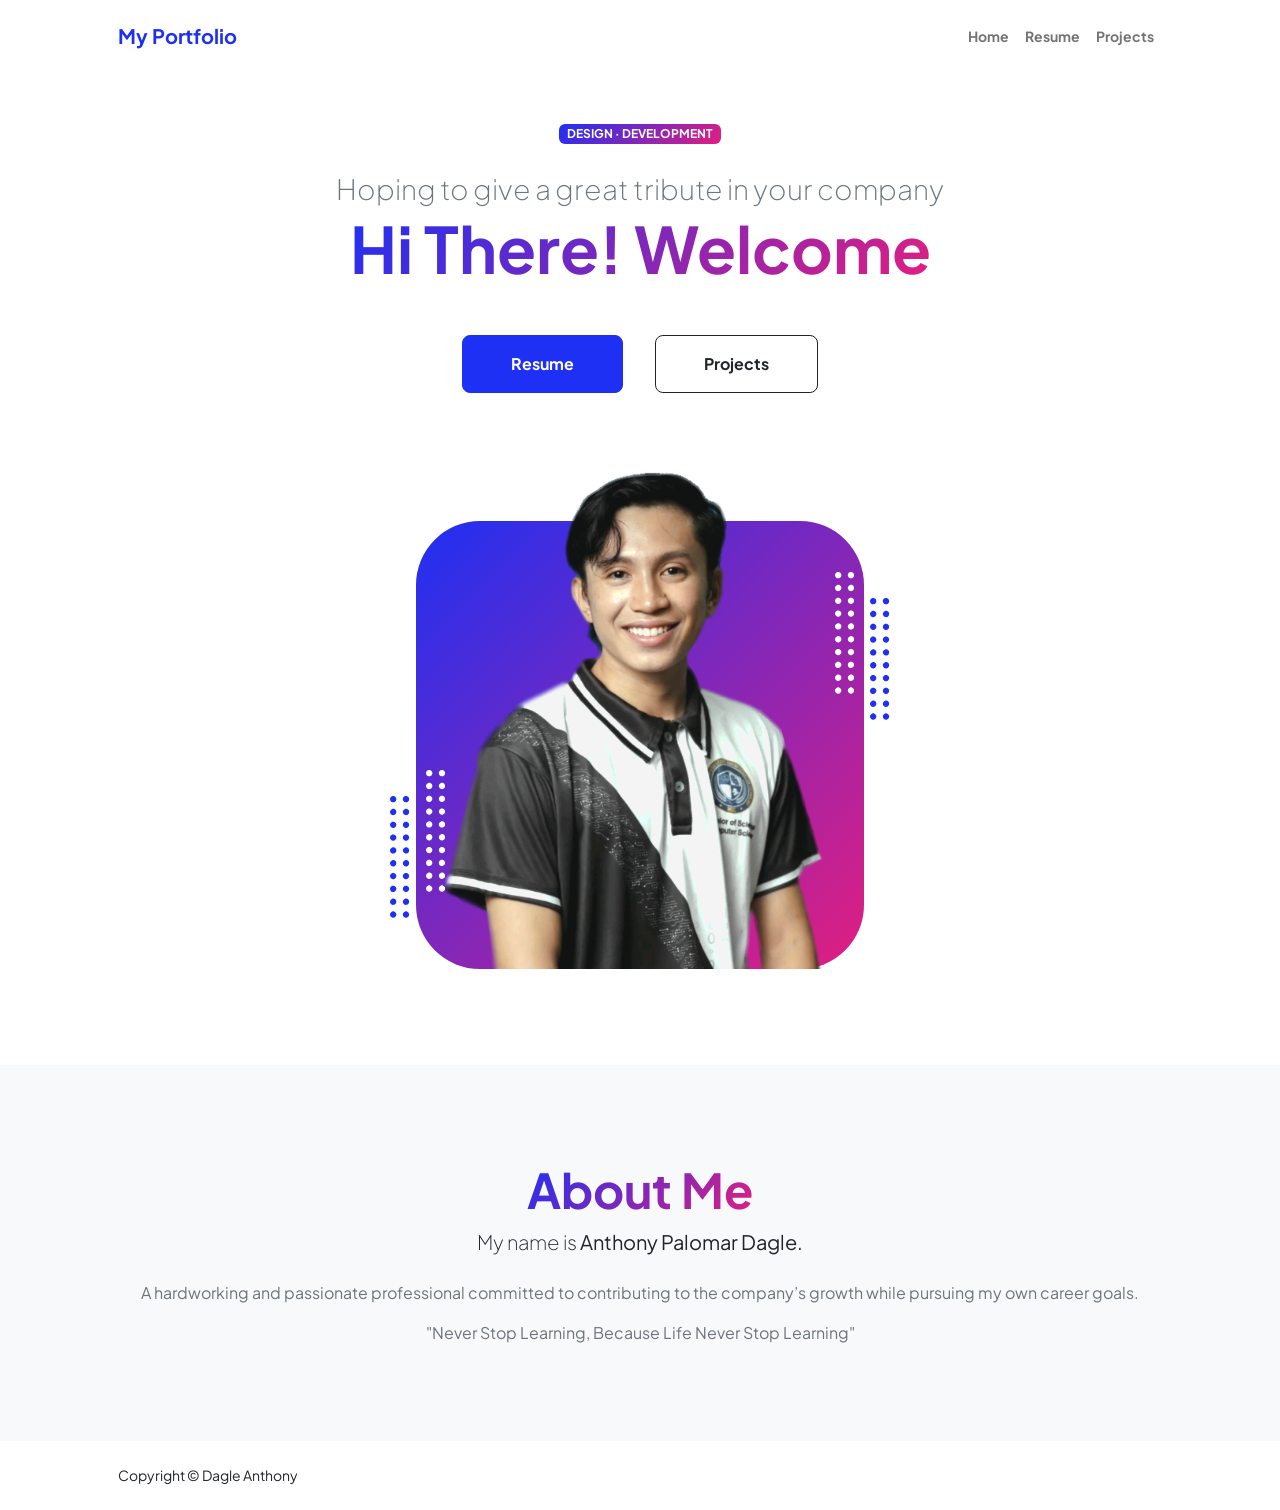
<file: index.html>
<!DOCTYPE html>
<html lang="en">
    <head>
        <meta charset="utf-8" />
        <meta name="viewport" content="width=device-width, initial-scale=1, shrink-to-fit=no" />
        <meta name="description" content="" />
        <meta name="author" content="" />
        <title>Dagle Anthony's Portfolio</title>
        <!-- Favicon-->
        <link rel="icon" type="image/x-icon" href="assets/favicon.ico" />
        <!-- Custom Google font-->
        <link rel="preconnect" href="https://fonts.googleapis.com" />
        <link rel="preconnect" href="https://fonts.gstatic.com" crossorigin />
        <link href="https://fonts.googleapis.com/css2?family=Plus+Jakarta+Sans:wght@100;200;300;400;500;600;700;800;900&amp;display=swap" rel="stylesheet" />
        <!-- Bootstrap icons-->
        <link href="https://cdn.jsdelivr.net/npm/bootstrap-icons@1.8.1/font/bootstrap-icons.css" rel="stylesheet" />
        <!-- Core theme CSS (includes Bootstrap)-->
        <link href="css/styles.css" rel="stylesheet" />
    </head>
    <body class="d-flex flex-column h-100">
        <main class="flex-shrink-0">
            <!-- Navigation-->
            <nav class="navbar navbar-expand-lg navbar-light bg-white py-3">
                <div class="container px-5">
                    <a class="navbar-brand" href="index.html"><span class="fw-bolder text-primary">My Portfolio</span></a>
                    <button class="navbar-toggler" type="button" data-bs-toggle="collapse" data-bs-target="#navbarSupportedContent" aria-controls="navbarSupportedContent" aria-expanded="false" aria-label="Toggle navigation"><span class="navbar-toggler-icon"></span></button>
                    <div class="collapse navbar-collapse" id="navbarSupportedContent">
                        <ul class="navbar-nav ms-auto mb-2 mb-lg-0 small fw-bolder">
                            <li class="nav-item"><a class="nav-link" href="index.html">Home</a></li>
                            <li class="nav-item"><a class="nav-link" href="resume.html">Resume</a></li>
                            <li class="nav-item"><a class="nav-link" href="projects.html">Projects</a></li>
                            <!-- <li class="nav-item"><a class="nav-link" href="contact.html">Contact</a></li> -->
                        </ul>
                    </div>
                </div>
            </nav>
            <!-- Header-->
            <header class="py-5">
                <div class="container px-5 pb-5">
                    <div class="row gx-5 align-items-center">
                        <div class="col-xxl-5">
                            <!-- Header text content-->
                            <div class="text-center text-xxl-start">
                                <div class="badge bg-gradient-primary-to-secondary text-white mb-4"><div class="text-uppercase">Design &middot; Development</div></div>
                                <div class="fs-3 fw-light text-muted">Hoping to give a great tribute in your company</div>
                                <h1 class="display-3 fw-bolder mb-5"><span class="text-gradient d-inline">Hi There! Welcome</span></h1>
                                <div class="d-grid gap-3 d-sm-flex justify-content-sm-center justify-content-xxl-start mb-3">
                                    <a class="btn btn-primary btn-lg px-5 py-3 me-sm-3 fs-6 fw-bolder" href="resume.html">Resume</a>
                                    <a class="btn btn-outline-dark btn-lg px-5 py-3 fs-6 fw-bolder" href="projects.html">Projects</a>
                                </div>
                            </div>
                        </div>
                        <div class="col-xxl-7">
                            <!-- Header profile picture-->
                            <div class="d-flex justify-content-center mt-5 mt-xxl-0">
                                <div class="profile bg-gradient-primary-to-secondary">
                                    <!-- TIP: For best results, use a photo with a transparent background like the demo example below-->
                                    <!-- Watch a tutorial on how to do this on YouTube (link)-->
                                    <img class="profile-img" src="assets/profile.png" alt="..." />
                                    <div class="dots-1">
                                        <!-- SVG Dots-->
                                        <svg version="1.1" xmlns="http://www.w3.org/2000/svg" xmlns:xlink="http://www.w3.org/1999/xlink" x="0px" y="0px" viewBox="0 0 191.6 1215.4" style="enable-background: new 0 0 191.6 1215.4" xml:space="preserve">
                                            <g transform="translate(0.000000,1280.000000) scale(0.100000,-0.100000)">
                                                <path d="M227.7,12788.6c-105-35-200-141-222-248c-43-206,163-412,369-369c155,32,275,190,260,339c-11,105-90,213-190,262        C383.7,12801.6,289.7,12808.6,227.7,12788.6z"></path>
                                                <path d="M1507.7,12788.6c-151-50-253-216-222-362c25-119,136-230,254-255c194-41,395,142,375,339c-11,105-90,213-190,262        C1663.7,12801.6,1569.7,12808.6,1507.7,12788.6z"></path>
                                                <path d="M227.7,11508.6c-105-35-200-141-222-248c-43-206,163-412,369-369c155,32,275,190,260,339c-11,105-90,213-190,262        C383.7,11521.6,289.7,11528.6,227.7,11508.6z"></path>
                                                <path d="M1507.7,11508.6c-151-50-253-216-222-362c25-119,136-230,254-255c194-41,395,142,375,339c-11,105-90,213-190,262        C1663.7,11521.6,1569.7,11528.6,1507.7,11508.6z"></path>
                                                <path d="M227.7,10228.6c-105-35-200-141-222-248c-43-206,163-412,369-369c155,32,275,190,260,339c-11,105-90,213-190,262        C383.7,10241.6,289.7,10248.6,227.7,10228.6z"></path>
                                                <path d="M1507.7,10228.6c-105-35-200-141-222-248c-43-206,163-412,369-369c155,32,275,190,260,339c-11,105-90,213-190,262        C1663.7,10241.6,1569.7,10248.6,1507.7,10228.6z"></path>
                                                <path d="M227.7,8948.6c-105-35-200-141-222-248c-43-206,163-412,369-369c155,32,275,190,260,339c-11,105-90,213-190,262        C383.7,8961.6,289.7,8968.6,227.7,8948.6z"></path>
                                                <path d="M1507.7,8948.6c-105-35-200-141-222-248c-43-206,163-412,369-369c155,32,275,190,260,339c-11,105-90,213-190,262        C1663.7,8961.6,1569.7,8968.6,1507.7,8948.6z"></path>
                                                <path d="M227.7,7668.6c-105-35-200-141-222-248c-43-206,163-412,369-369c155,32,275,190,260,339c-11,105-90,213-190,262        C383.7,7681.6,289.7,7688.6,227.7,7668.6z"></path>
                                                <path d="M1507.7,7668.6c-105-35-200-141-222-248c-43-206,163-412,369-369c155,32,275,190,260,339c-11,105-90,213-190,262        C1663.7,7681.6,1569.7,7688.6,1507.7,7668.6z"></path>
                                                <path d="M227.7,6388.6c-105-35-200-141-222-248c-43-206,163-412,369-369c155,32,275,190,260,339c-11,105-90,213-190,262        C383.7,6401.6,289.7,6408.6,227.7,6388.6z"></path>
                                                <path d="M1507.7,6388.6c-105-35-200-141-222-248c-43-206,163-412,369-369c155,32,275,190,260,339c-11,105-90,213-190,262        C1663.7,6401.6,1569.7,6408.6,1507.7,6388.6z"></path>
                                                <path d="M227.7,5108.6c-105-35-200-141-222-248c-43-206,163-412,369-369c155,32,275,190,260,339c-11,105-90,213-190,262        C383.7,5121.6,289.7,5128.6,227.7,5108.6z"></path>
                                                <path d="M1507.7,5108.6c-105-35-200-141-222-248c-43-206,163-412,369-369c155,32,275,190,260,339c-11,105-90,213-190,262        C1663.7,5121.6,1569.7,5128.6,1507.7,5108.6z"></path>
                                                <path d="M227.7,3828.6c-105-35-200-141-222-248c-43-206,163-412,369-369c155,32,275,190,260,339c-11,105-90,213-190,262        C383.7,3841.6,289.7,3848.6,227.7,3828.6z"></path>
                                                <path d="M1507.7,3828.6c-105-35-200-141-222-248c-43-206,163-412,369-369c155,32,275,190,260,339c-11,105-90,213-190,262        C1663.7,3841.6,1569.7,3848.6,1507.7,3828.6z"></path>
                                                <path d="M227.7,2548.6c-105-35-200-141-222-248c-43-206,163-412,369-369c155,32,275,190,260,339c-11,105-90,213-190,262        C383.7,2561.6,289.7,2568.6,227.7,2548.6z"></path>
                                                <path d="M1507.7,2548.6c-105-35-200-141-222-248c-43-206,163-412,369-369c155,32,275,190,260,339c-11,105-90,213-190,262        C1663.7,2561.6,1569.7,2568.6,1507.7,2548.6z"></path>
                                                <path d="M227.7,1268.6c-105-35-200-141-222-248c-43-206,163-412,369-369c155,32,275,190,260,339c-11,105-90,213-190,262        C383.7,1281.6,289.7,1288.6,227.7,1268.6z"></path>
                                                <path d="M1507.7,1268.6c-105-35-200-141-222-248c-43-206,163-412,369-369c155,32,275,190,260,339c-11,105-90,213-190,262        C1663.7,1281.6,1569.7,1288.6,1507.7,1268.6z"></path>
                                            </g>
                                        </svg>
                                        <!-- END of SVG dots-->
                                    </div>
                                    <div class="dots-2">
                                        <!-- SVG Dots-->
                                        <svg version="1.1" xmlns="http://www.w3.org/2000/svg" xmlns:xlink="http://www.w3.org/1999/xlink" x="0px" y="0px" viewBox="0 0 191.6 1215.4" style="enable-background: new 0 0 191.6 1215.4" xml:space="preserve">
                                            <g transform="translate(0.000000,1280.000000) scale(0.100000,-0.100000)">
                                                <path d="M227.7,12788.6c-105-35-200-141-222-248c-43-206,163-412,369-369c155,32,275,190,260,339c-11,105-90,213-190,262        C383.7,12801.6,289.7,12808.6,227.7,12788.6z"></path>
                                                <path d="M1507.7,12788.6c-151-50-253-216-222-362c25-119,136-230,254-255c194-41,395,142,375,339c-11,105-90,213-190,262        C1663.7,12801.6,1569.7,12808.6,1507.7,12788.6z"></path>
                                                <path d="M227.7,11508.6c-105-35-200-141-222-248c-43-206,163-412,369-369c155,32,275,190,260,339c-11,105-90,213-190,262        C383.7,11521.6,289.7,11528.6,227.7,11508.6z"></path>
                                                <path d="M1507.7,11508.6c-151-50-253-216-222-362c25-119,136-230,254-255c194-41,395,142,375,339c-11,105-90,213-190,262        C1663.7,11521.6,1569.7,11528.6,1507.7,11508.6z"></path>
                                                <path d="M227.7,10228.6c-105-35-200-141-222-248c-43-206,163-412,369-369c155,32,275,190,260,339c-11,105-90,213-190,262        C383.7,10241.6,289.7,10248.6,227.7,10228.6z"></path>
                                                <path d="M1507.7,10228.6c-105-35-200-141-222-248c-43-206,163-412,369-369c155,32,275,190,260,339c-11,105-90,213-190,262        C1663.7,10241.6,1569.7,10248.6,1507.7,10228.6z"></path>
                                                <path d="M227.7,8948.6c-105-35-200-141-222-248c-43-206,163-412,369-369c155,32,275,190,260,339c-11,105-90,213-190,262        C383.7,8961.6,289.7,8968.6,227.7,8948.6z"></path>
                                                <path d="M1507.7,8948.6c-105-35-200-141-222-248c-43-206,163-412,369-369c155,32,275,190,260,339c-11,105-90,213-190,262        C1663.7,8961.6,1569.7,8968.6,1507.7,8948.6z"></path>
                                                <path d="M227.7,7668.6c-105-35-200-141-222-248c-43-206,163-412,369-369c155,32,275,190,260,339c-11,105-90,213-190,262        C383.7,7681.6,289.7,7688.6,227.7,7668.6z"></path>
                                                <path d="M1507.7,7668.6c-105-35-200-141-222-248c-43-206,163-412,369-369c155,32,275,190,260,339c-11,105-90,213-190,262        C1663.7,7681.6,1569.7,7688.6,1507.7,7668.6z"></path>
                                                <path d="M227.7,6388.6c-105-35-200-141-222-248c-43-206,163-412,369-369c155,32,275,190,260,339c-11,105-90,213-190,262        C383.7,6401.6,289.7,6408.6,227.7,6388.6z"></path>
                                                <path d="M1507.7,6388.6c-105-35-200-141-222-248c-43-206,163-412,369-369c155,32,275,190,260,339c-11,105-90,213-190,262        C1663.7,6401.6,1569.7,6408.6,1507.7,6388.6z"></path>
                                                <path d="M227.7,5108.6c-105-35-200-141-222-248c-43-206,163-412,369-369c155,32,275,190,260,339c-11,105-90,213-190,262        C383.7,5121.6,289.7,5128.6,227.7,5108.6z"></path>
                                                <path d="M1507.7,5108.6c-105-35-200-141-222-248c-43-206,163-412,369-369c155,32,275,190,260,339c-11,105-90,213-190,262        C1663.7,5121.6,1569.7,5128.6,1507.7,5108.6z"></path>
                                                <path d="M227.7,3828.6c-105-35-200-141-222-248c-43-206,163-412,369-369c155,32,275,190,260,339c-11,105-90,213-190,262        C383.7,3841.6,289.7,3848.6,227.7,3828.6z"></path>
                                                <path d="M1507.7,3828.6c-105-35-200-141-222-248c-43-206,163-412,369-369c155,32,275,190,260,339c-11,105-90,213-190,262        C1663.7,3841.6,1569.7,3848.6,1507.7,3828.6z"></path>
                                                <path d="M227.7,2548.6c-105-35-200-141-222-248c-43-206,163-412,369-369c155,32,275,190,260,339c-11,105-90,213-190,262        C383.7,2561.6,289.7,2568.6,227.7,2548.6z"></path>
                                                <path d="M1507.7,2548.6c-105-35-200-141-222-248c-43-206,163-412,369-369c155,32,275,190,260,339c-11,105-90,213-190,262        C1663.7,2561.6,1569.7,2568.6,1507.7,2548.6z"></path>
                                                <path d="M227.7,1268.6c-105-35-200-141-222-248c-43-206,163-412,369-369c155,32,275,190,260,339c-11,105-90,213-190,262        C383.7,1281.6,289.7,1288.6,227.7,1268.6z"></path>
                                                <path d="M1507.7,1268.6c-105-35-200-141-222-248c-43-206,163-412,369-369c155,32,275,190,260,339c-11,105-90,213-190,262        C1663.7,1281.6,1569.7,1288.6,1507.7,1268.6z"></path>
                                            </g>
                                        </svg>
                                        <!-- END of SVG dots-->
                                    </div>
                                    <div class="dots-3">
                                        <!-- SVG Dots-->
                                        <svg version="1.1" xmlns="http://www.w3.org/2000/svg" xmlns:xlink="http://www.w3.org/1999/xlink" x="0px" y="0px" viewBox="0 0 191.6 1215.4" style="enable-background: new 0 0 191.6 1215.4" xml:space="preserve">
                                            <g transform="translate(0.000000,1280.000000) scale(0.100000,-0.100000)">
                                                <path d="M227.7,12788.6c-105-35-200-141-222-248c-43-206,163-412,369-369c155,32,275,190,260,339c-11,105-90,213-190,262        C383.7,12801.6,289.7,12808.6,227.7,12788.6z"></path>
                                                <path d="M1507.7,12788.6c-151-50-253-216-222-362c25-119,136-230,254-255c194-41,395,142,375,339c-11,105-90,213-190,262        C1663.7,12801.6,1569.7,12808.6,1507.7,12788.6z"></path>
                                                <path d="M227.7,11508.6c-105-35-200-141-222-248c-43-206,163-412,369-369c155,32,275,190,260,339c-11,105-90,213-190,262        C383.7,11521.6,289.7,11528.6,227.7,11508.6z"></path>
                                                <path d="M1507.7,11508.6c-151-50-253-216-222-362c25-119,136-230,254-255c194-41,395,142,375,339c-11,105-90,213-190,262        C1663.7,11521.6,1569.7,11528.6,1507.7,11508.6z"></path>
                                                <path d="M227.7,10228.6c-105-35-200-141-222-248c-43-206,163-412,369-369c155,32,275,190,260,339c-11,105-90,213-190,262        C383.7,10241.6,289.7,10248.6,227.7,10228.6z"></path>
                                                <path d="M1507.7,10228.6c-105-35-200-141-222-248c-43-206,163-412,369-369c155,32,275,190,260,339c-11,105-90,213-190,262        C1663.7,10241.6,1569.7,10248.6,1507.7,10228.6z"></path>
                                                <path d="M227.7,8948.6c-105-35-200-141-222-248c-43-206,163-412,369-369c155,32,275,190,260,339c-11,105-90,213-190,262        C383.7,8961.6,289.7,8968.6,227.7,8948.6z"></path>
                                                <path d="M1507.7,8948.6c-105-35-200-141-222-248c-43-206,163-412,369-369c155,32,275,190,260,339c-11,105-90,213-190,262        C1663.7,8961.6,1569.7,8968.6,1507.7,8948.6z"></path>
                                                <path d="M227.7,7668.6c-105-35-200-141-222-248c-43-206,163-412,369-369c155,32,275,190,260,339c-11,105-90,213-190,262        C383.7,7681.6,289.7,7688.6,227.7,7668.6z"></path>
                                                <path d="M1507.7,7668.6c-105-35-200-141-222-248c-43-206,163-412,369-369c155,32,275,190,260,339c-11,105-90,213-190,262        C1663.7,7681.6,1569.7,7688.6,1507.7,7668.6z"></path>
                                                <path d="M227.7,6388.6c-105-35-200-141-222-248c-43-206,163-412,369-369c155,32,275,190,260,339c-11,105-90,213-190,262        C383.7,6401.6,289.7,6408.6,227.7,6388.6z"></path>
                                                <path d="M1507.7,6388.6c-105-35-200-141-222-248c-43-206,163-412,369-369c155,32,275,190,260,339c-11,105-90,213-190,262        C1663.7,6401.6,1569.7,6408.6,1507.7,6388.6z"></path>
                                                <path d="M227.7,5108.6c-105-35-200-141-222-248c-43-206,163-412,369-369c155,32,275,190,260,339c-11,105-90,213-190,262        C383.7,5121.6,289.7,5128.6,227.7,5108.6z"></path>
                                                <path d="M1507.7,5108.6c-105-35-200-141-222-248c-43-206,163-412,369-369c155,32,275,190,260,339c-11,105-90,213-190,262        C1663.7,5121.6,1569.7,5128.6,1507.7,5108.6z"></path>
                                                <path d="M227.7,3828.6c-105-35-200-141-222-248c-43-206,163-412,369-369c155,32,275,190,260,339c-11,105-90,213-190,262        C383.7,3841.6,289.7,3848.6,227.7,3828.6z"></path>
                                                <path d="M1507.7,3828.6c-105-35-200-141-222-248c-43-206,163-412,369-369c155,32,275,190,260,339c-11,105-90,213-190,262        C1663.7,3841.6,1569.7,3848.6,1507.7,3828.6z"></path>
                                                <path d="M227.7,2548.6c-105-35-200-141-222-248c-43-206,163-412,369-369c155,32,275,190,260,339c-11,105-90,213-190,262        C383.7,2561.6,289.7,2568.6,227.7,2548.6z"></path>
                                                <path d="M1507.7,2548.6c-105-35-200-141-222-248c-43-206,163-412,369-369c155,32,275,190,260,339c-11,105-90,213-190,262        C1663.7,2561.6,1569.7,2568.6,1507.7,2548.6z"></path>
                                                <path d="M227.7,1268.6c-105-35-200-141-222-248c-43-206,163-412,369-369c155,32,275,190,260,339c-11,105-90,213-190,262        C383.7,1281.6,289.7,1288.6,227.7,1268.6z"></path>
                                                <path d="M1507.7,1268.6c-105-35-200-141-222-248c-43-206,163-412,369-369c155,32,275,190,260,339c-11,105-90,213-190,262        C1663.7,1281.6,1569.7,1288.6,1507.7,1268.6z"></path>
                                            </g>
                                        </svg>
                                        <!-- END of SVG dots-->
                                    </div>
                                    <div class="dots-4">
                                        <!-- SVG Dots-->
                                        <svg version="1.1" xmlns="http://www.w3.org/2000/svg" xmlns:xlink="http://www.w3.org/1999/xlink" x="0px" y="0px" viewBox="0 0 191.6 1215.4" style="enable-background: new 0 0 191.6 1215.4" xml:space="preserve">
                                            <g transform="translate(0.000000,1280.000000) scale(0.100000,-0.100000)">
                                                <path d="M227.7,12788.6c-105-35-200-141-222-248c-43-206,163-412,369-369c155,32,275,190,260,339c-11,105-90,213-190,262        C383.7,12801.6,289.7,12808.6,227.7,12788.6z"></path>
                                                <path d="M1507.7,12788.6c-151-50-253-216-222-362c25-119,136-230,254-255c194-41,395,142,375,339c-11,105-90,213-190,262        C1663.7,12801.6,1569.7,12808.6,1507.7,12788.6z"></path>
                                                <path d="M227.7,11508.6c-105-35-200-141-222-248c-43-206,163-412,369-369c155,32,275,190,260,339c-11,105-90,213-190,262        C383.7,11521.6,289.7,11528.6,227.7,11508.6z"></path>
                                                <path d="M1507.7,11508.6c-151-50-253-216-222-362c25-119,136-230,254-255c194-41,395,142,375,339c-11,105-90,213-190,262        C1663.7,11521.6,1569.7,11528.6,1507.7,11508.6z"></path>
                                                <path d="M227.7,10228.6c-105-35-200-141-222-248c-43-206,163-412,369-369c155,32,275,190,260,339c-11,105-90,213-190,262        C383.7,10241.6,289.7,10248.6,227.7,10228.6z"></path>
                                                <path d="M1507.7,10228.6c-105-35-200-141-222-248c-43-206,163-412,369-369c155,32,275,190,260,339c-11,105-90,213-190,262        C1663.7,10241.6,1569.7,10248.6,1507.7,10228.6z"></path>
                                                <path d="M227.7,8948.6c-105-35-200-141-222-248c-43-206,163-412,369-369c155,32,275,190,260,339c-11,105-90,213-190,262        C383.7,8961.6,289.7,8968.6,227.7,8948.6z"></path>
                                                <path d="M1507.7,8948.6c-105-35-200-141-222-248c-43-206,163-412,369-369c155,32,275,190,260,339c-11,105-90,213-190,262        C1663.7,8961.6,1569.7,8968.6,1507.7,8948.6z"></path>
                                                <path d="M227.7,7668.6c-105-35-200-141-222-248c-43-206,163-412,369-369c155,32,275,190,260,339c-11,105-90,213-190,262        C383.7,7681.6,289.7,7688.6,227.7,7668.6z"></path>
                                                <path d="M1507.7,7668.6c-105-35-200-141-222-248c-43-206,163-412,369-369c155,32,275,190,260,339c-11,105-90,213-190,262        C1663.7,7681.6,1569.7,7688.6,1507.7,7668.6z"></path>
                                                <path d="M227.7,6388.6c-105-35-200-141-222-248c-43-206,163-412,369-369c155,32,275,190,260,339c-11,105-90,213-190,262        C383.7,6401.6,289.7,6408.6,227.7,6388.6z"></path>
                                                <path d="M1507.7,6388.6c-105-35-200-141-222-248c-43-206,163-412,369-369c155,32,275,190,260,339c-11,105-90,213-190,262        C1663.7,6401.6,1569.7,6408.6,1507.7,6388.6z"></path>
                                                <path d="M227.7,5108.6c-105-35-200-141-222-248c-43-206,163-412,369-369c155,32,275,190,260,339c-11,105-90,213-190,262        C383.7,5121.6,289.7,5128.6,227.7,5108.6z"></path>
                                                <path d="M1507.7,5108.6c-105-35-200-141-222-248c-43-206,163-412,369-369c155,32,275,190,260,339c-11,105-90,213-190,262        C1663.7,5121.6,1569.7,5128.6,1507.7,5108.6z"></path>
                                                <path d="M227.7,3828.6c-105-35-200-141-222-248c-43-206,163-412,369-369c155,32,275,190,260,339c-11,105-90,213-190,262        C383.7,3841.6,289.7,3848.6,227.7,3828.6z"></path>
                                                <path d="M1507.7,3828.6c-105-35-200-141-222-248c-43-206,163-412,369-369c155,32,275,190,260,339c-11,105-90,213-190,262        C1663.7,3841.6,1569.7,3848.6,1507.7,3828.6z"></path>
                                                <path d="M227.7,2548.6c-105-35-200-141-222-248c-43-206,163-412,369-369c155,32,275,190,260,339c-11,105-90,213-190,262        C383.7,2561.6,289.7,2568.6,227.7,2548.6z"></path>
                                                <path d="M1507.7,2548.6c-105-35-200-141-222-248c-43-206,163-412,369-369c155,32,275,190,260,339c-11,105-90,213-190,262        C1663.7,2561.6,1569.7,2568.6,1507.7,2548.6z"></path>
                                                <path d="M227.7,1268.6c-105-35-200-141-222-248c-43-206,163-412,369-369c155,32,275,190,260,339c-11,105-90,213-190,262        C383.7,1281.6,289.7,1288.6,227.7,1268.6z"></path>
                                                <path d="M1507.7,1268.6c-105-35-200-141-222-248c-43-206,163-412,369-369c155,32,275,190,260,339c-11,105-90,213-190,262        C1663.7,1281.6,1569.7,1288.6,1507.7,1268.6z"></path>
                                            </g>
                                        </svg>
                                        <!-- END of SVG dots-->
                                    </div>
                                </div>
                            </div>
                        </div>
                    </div>
                </div>
            </header>
            <!-- About Section-->
            <section class="bg-light py-5">
                <div class="container px-5">
                    <div class="row gx-5 justify-content-center">
                        <div class="col-xxl-8">
                            <div class="text-center my-5">
                                <h2 class="display-5 fw-bolder"><span class="text-gradient d-inline">About Me</span></h2>
                                <p class="lead fw-light mb-4">My name is <b>Anthony Palomar Dagle.</b></p>
                                <p class="text-muted">A hardworking and passionate professional committed to contributing to the company’s growth while pursuing my own career goals.</p>
                                <p class="text-muted">"Never Stop Learning, Because Life Never Stop Learning"</p>
                                
                            </div>
                        </div>
                    </div>
                </div>
            </section>
        </main>
        <!-- Footer-->
        <footer class="bg-white py-4 mt-auto">
            <div class="container px-5">
                <div class="row align-items-center justify-content-between flex-column flex-sm-row">
                    <div class="col-auto"><div class="small m-0">Copyright &copy; Dagle Anthony</div></div>
                    <!-- <div class="col-auto">
                        <a class="small" href="#!">Privacy</a>
                        <span class="mx-1">&middot;</span>
                        <a class="small" href="#!">Terms</a>
                        <span class="mx-1">&middot;</span>
                        <a class="small" href="#!">Contact</a>
                    </div>-->
                </div>
            </div>
        </footer>
        <!-- Bootstrap core JS-->
        <script src="https://cdn.jsdelivr.net/npm/bootstrap@5.2.3/dist/js/bootstrap.bundle.min.js"></script>
        <!-- Core theme JS-->
        <script src="js/scripts.js"></script>
    </body>
</html>
</file>
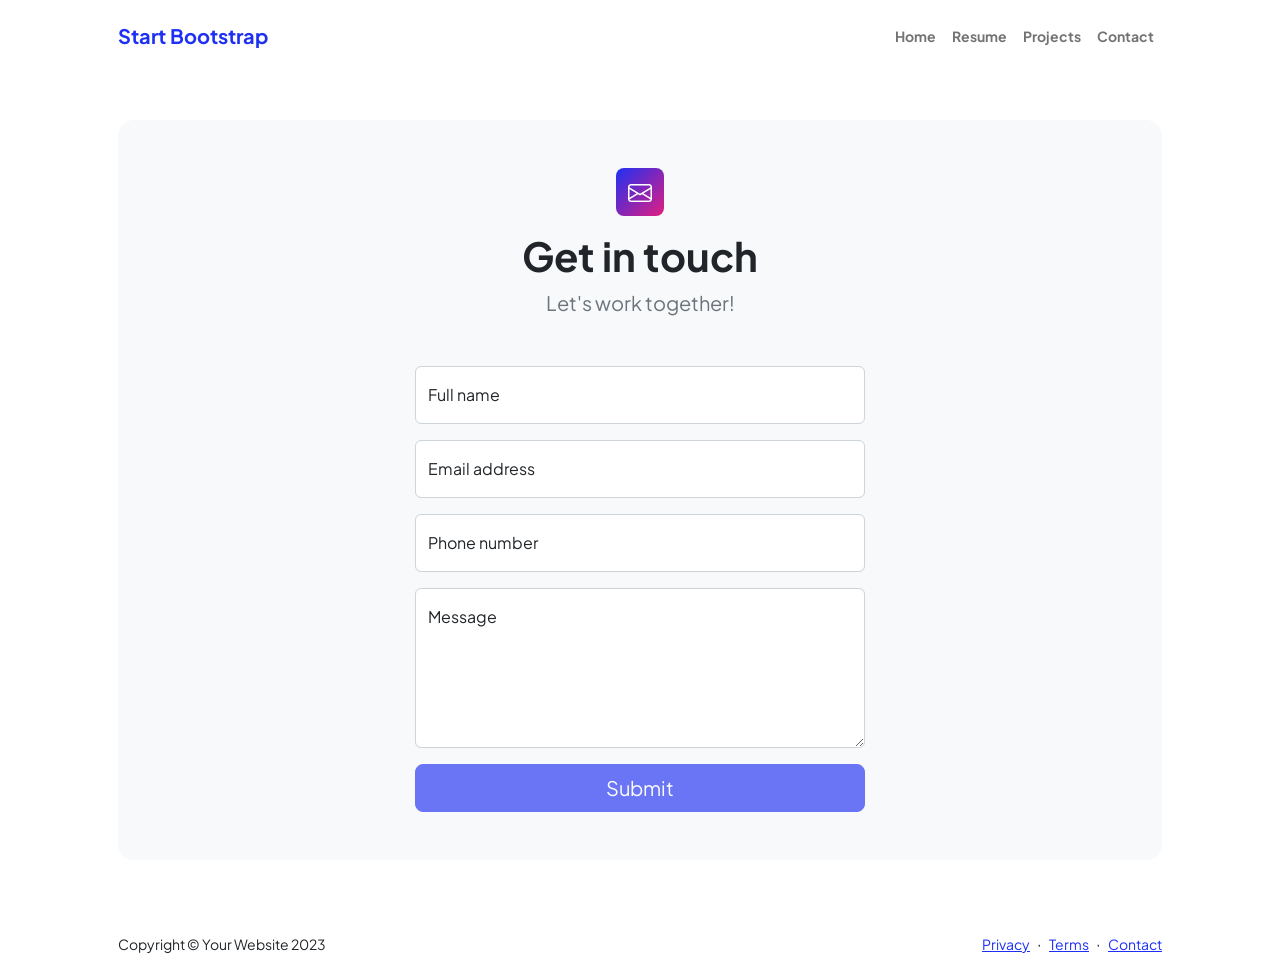
<file: contact.html>
<!DOCTYPE html>
<html lang="en">
    <head>
        <meta charset="utf-8" />
        <meta name="viewport" content="width=device-width, initial-scale=1, shrink-to-fit=no" />
        <meta name="description" content />
        <meta name="author" content />
        <title>Modern Business - Start Bootstrap Template</title>
        <!-- Favicon-->
        <link rel="icon" type="image/x-icon" href="assets/favicon.ico" />
        <!-- Custom Google font-->
        <link rel="preconnect" href="https://fonts.googleapis.com" />
        <link rel="preconnect" href="https://fonts.gstatic.com" crossorigin />
        <link href="https://fonts.googleapis.com/css2?family=Plus+Jakarta+Sans:wght@100;200;300;400;500;600;700;800;900&amp;display=swap" rel="stylesheet" />
        <!-- Bootstrap icons-->
        <link href="https://cdn.jsdelivr.net/npm/bootstrap-icons@1.8.1/font/bootstrap-icons.css" rel="stylesheet" />
        <!-- Core theme CSS (includes Bootstrap)-->
        <link href="css/styles.css" rel="stylesheet" />
    </head>
    <body class="d-flex flex-column">
        <main class="flex-shrink-0">
            <!-- Navigation-->
            <nav class="navbar navbar-expand-lg navbar-light bg-white py-3">
                <div class="container px-5">
                    <a class="navbar-brand" href="index.html"><span class="fw-bolder text-primary">Start Bootstrap</span></a>
                    <button class="navbar-toggler" type="button" data-bs-toggle="collapse" data-bs-target="#navbarSupportedContent" aria-controls="navbarSupportedContent" aria-expanded="false" aria-label="Toggle navigation"><span class="navbar-toggler-icon"></span></button>
                    <div class="collapse navbar-collapse" id="navbarSupportedContent">
                        <ul class="navbar-nav ms-auto mb-2 mb-lg-0 small fw-bolder">
                            <li class="nav-item"><a class="nav-link" href="index.html">Home</a></li>
                            <li class="nav-item"><a class="nav-link" href="resume.html">Resume</a></li>
                            <li class="nav-item"><a class="nav-link" href="projects.html">Projects</a></li>
                            <li class="nav-item"><a class="nav-link" href="contact.html">Contact</a></li>
                        </ul>
                    </div>
                </div>
            </nav>
            <!-- Page content-->
            <section class="py-5">
                <div class="container px-5">
                    <!-- Contact form-->
                    <div class="bg-light rounded-4 py-5 px-4 px-md-5">
                        <div class="text-center mb-5">
                            <div class="feature bg-primary bg-gradient-primary-to-secondary text-white rounded-3 mb-3"><i class="bi bi-envelope"></i></div>
                            <h1 class="fw-bolder">Get in touch</h1>
                            <p class="lead fw-normal text-muted mb-0">Let's work together!</p>
                        </div>
                        <div class="row gx-5 justify-content-center">
                            <div class="col-lg-8 col-xl-6">
                                <!-- * * * * * * * * * * * * * * *-->
                                <!-- * * SB Forms Contact Form * *-->
                                <!-- * * * * * * * * * * * * * * *-->
                                <!-- This form is pre-integrated with SB Forms.-->
                                <!-- To make this form functional, sign up at-->
                                <!-- https://startbootstrap.com/solution/contact-forms-->
                                <!-- to get an API token!-->
                                <form id="contactForm" data-sb-form-api-token="API_TOKEN">
                                    <!-- Name input-->
                                    <div class="form-floating mb-3">
                                        <input class="form-control" id="name" type="text" placeholder="Enter your name..." data-sb-validations="required" />
                                        <label for="name">Full name</label>
                                        <div class="invalid-feedback" data-sb-feedback="name:required">A name is required.</div>
                                    </div>
                                    <!-- Email address input-->
                                    <div class="form-floating mb-3">
                                        <input class="form-control" id="email" type="email" placeholder="name@example.com" data-sb-validations="required,email" />
                                        <label for="email">Email address</label>
                                        <div class="invalid-feedback" data-sb-feedback="email:required">An email is required.</div>
                                        <div class="invalid-feedback" data-sb-feedback="email:email">Email is not valid.</div>
                                    </div>
                                    <!-- Phone number input-->
                                    <div class="form-floating mb-3">
                                        <input class="form-control" id="phone" type="tel" placeholder="(123) 456-7890" data-sb-validations="required" />
                                        <label for="phone">Phone number</label>
                                        <div class="invalid-feedback" data-sb-feedback="phone:required">A phone number is required.</div>
                                    </div>
                                    <!-- Message input-->
                                    <div class="form-floating mb-3">
                                        <textarea class="form-control" id="message" type="text" placeholder="Enter your message here..." style="height: 10rem" data-sb-validations="required"></textarea>
                                        <label for="message">Message</label>
                                        <div class="invalid-feedback" data-sb-feedback="message:required">A message is required.</div>
                                    </div>
                                    <!-- Submit success message-->
                                    <!---->
                                    <!-- This is what your users will see when the form-->
                                    <!-- has successfully submitted-->
                                    <div class="d-none" id="submitSuccessMessage">
                                        <div class="text-center mb-3">
                                            <div class="fw-bolder">Form submission successful!</div>
                                            To activate this form, sign up at
                                            <br />
                                            <a href="https://startbootstrap.com/solution/contact-forms">https://startbootstrap.com/solution/contact-forms</a>
                                        </div>
                                    </div>
                                    <!-- Submit error message-->
                                    <!---->
                                    <!-- This is what your users will see when there is-->
                                    <!-- an error submitting the form-->
                                    <div class="d-none" id="submitErrorMessage"><div class="text-center text-danger mb-3">Error sending message!</div></div>
                                    <!-- Submit Button-->
                                    <div class="d-grid"><button class="btn btn-primary btn-lg disabled" id="submitButton" type="submit">Submit</button></div>
                                </form>
                            </div>
                        </div>
                    </div>
                </div>
            </section>
        </main>
        <!-- Footer-->
        <footer class="bg-white py-4 mt-auto">
            <div class="container px-5">
                <div class="row align-items-center justify-content-between flex-column flex-sm-row">
                    <div class="col-auto"><div class="small m-0">Copyright &copy; Your Website 2023</div></div>
                    <div class="col-auto">
                        <a class="small" href="#!">Privacy</a>
                        <span class="mx-1">&middot;</span>
                        <a class="small" href="#!">Terms</a>
                        <span class="mx-1">&middot;</span>
                        <a class="small" href="#!">Contact</a>
                    </div>
                </div>
            </div>
        </footer>
        <!-- Bootstrap core JS-->
        <script src="https://cdn.jsdelivr.net/npm/bootstrap@5.2.3/dist/js/bootstrap.bundle.min.js"></script>
        <!-- Core theme JS-->
        <script src="js/scripts.js"></script>
        <!-- * * * * * * * * * * * * * * * * * * * * * * * * * * * * * * * * * * * * * * * *-->
        <!-- * *                               SB Forms JS                               * *-->
        <!-- * * Activate your form at https://startbootstrap.com/solution/contact-forms * *-->
        <!-- * * * * * * * * * * * * * * * * * * * * * * * * * * * * * * * * * * * * * * * *-->
        <script src="https://cdn.startbootstrap.com/sb-forms-latest.js"></script>
    </body>
</html>
</file>
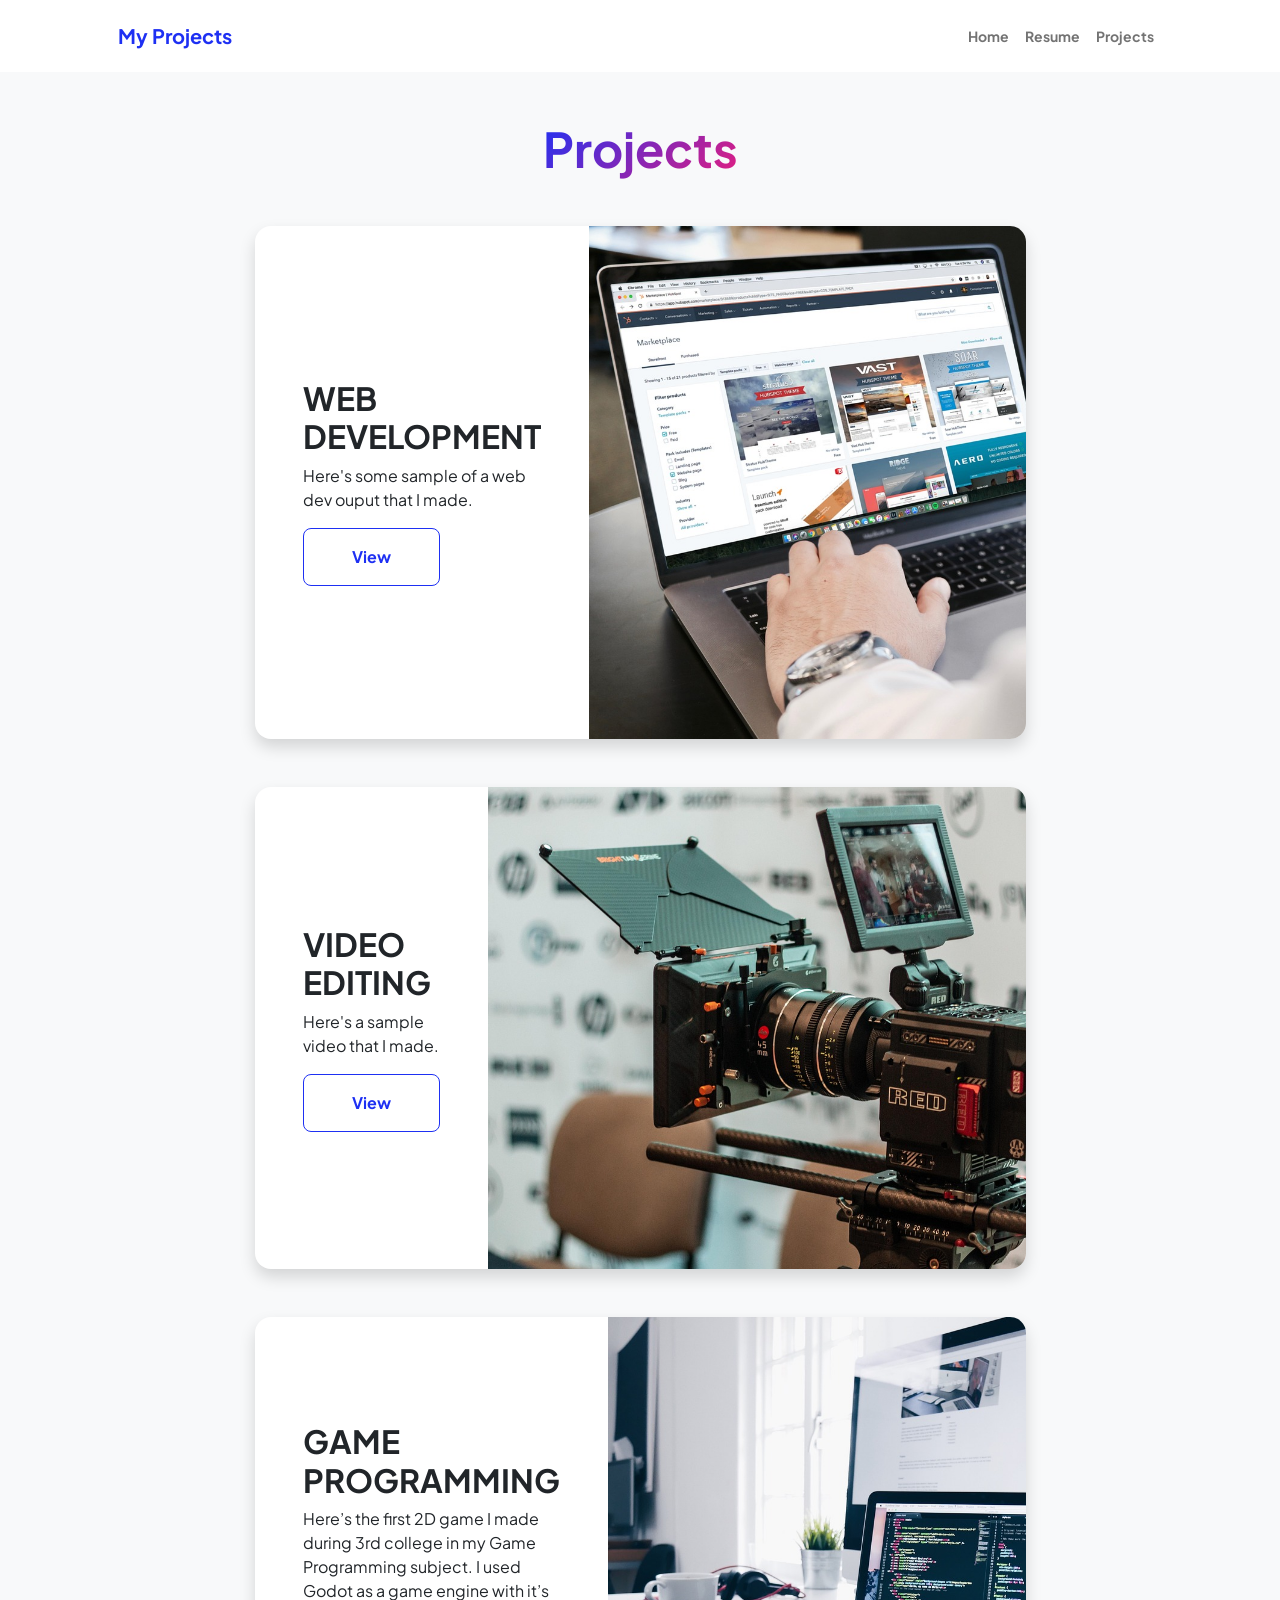
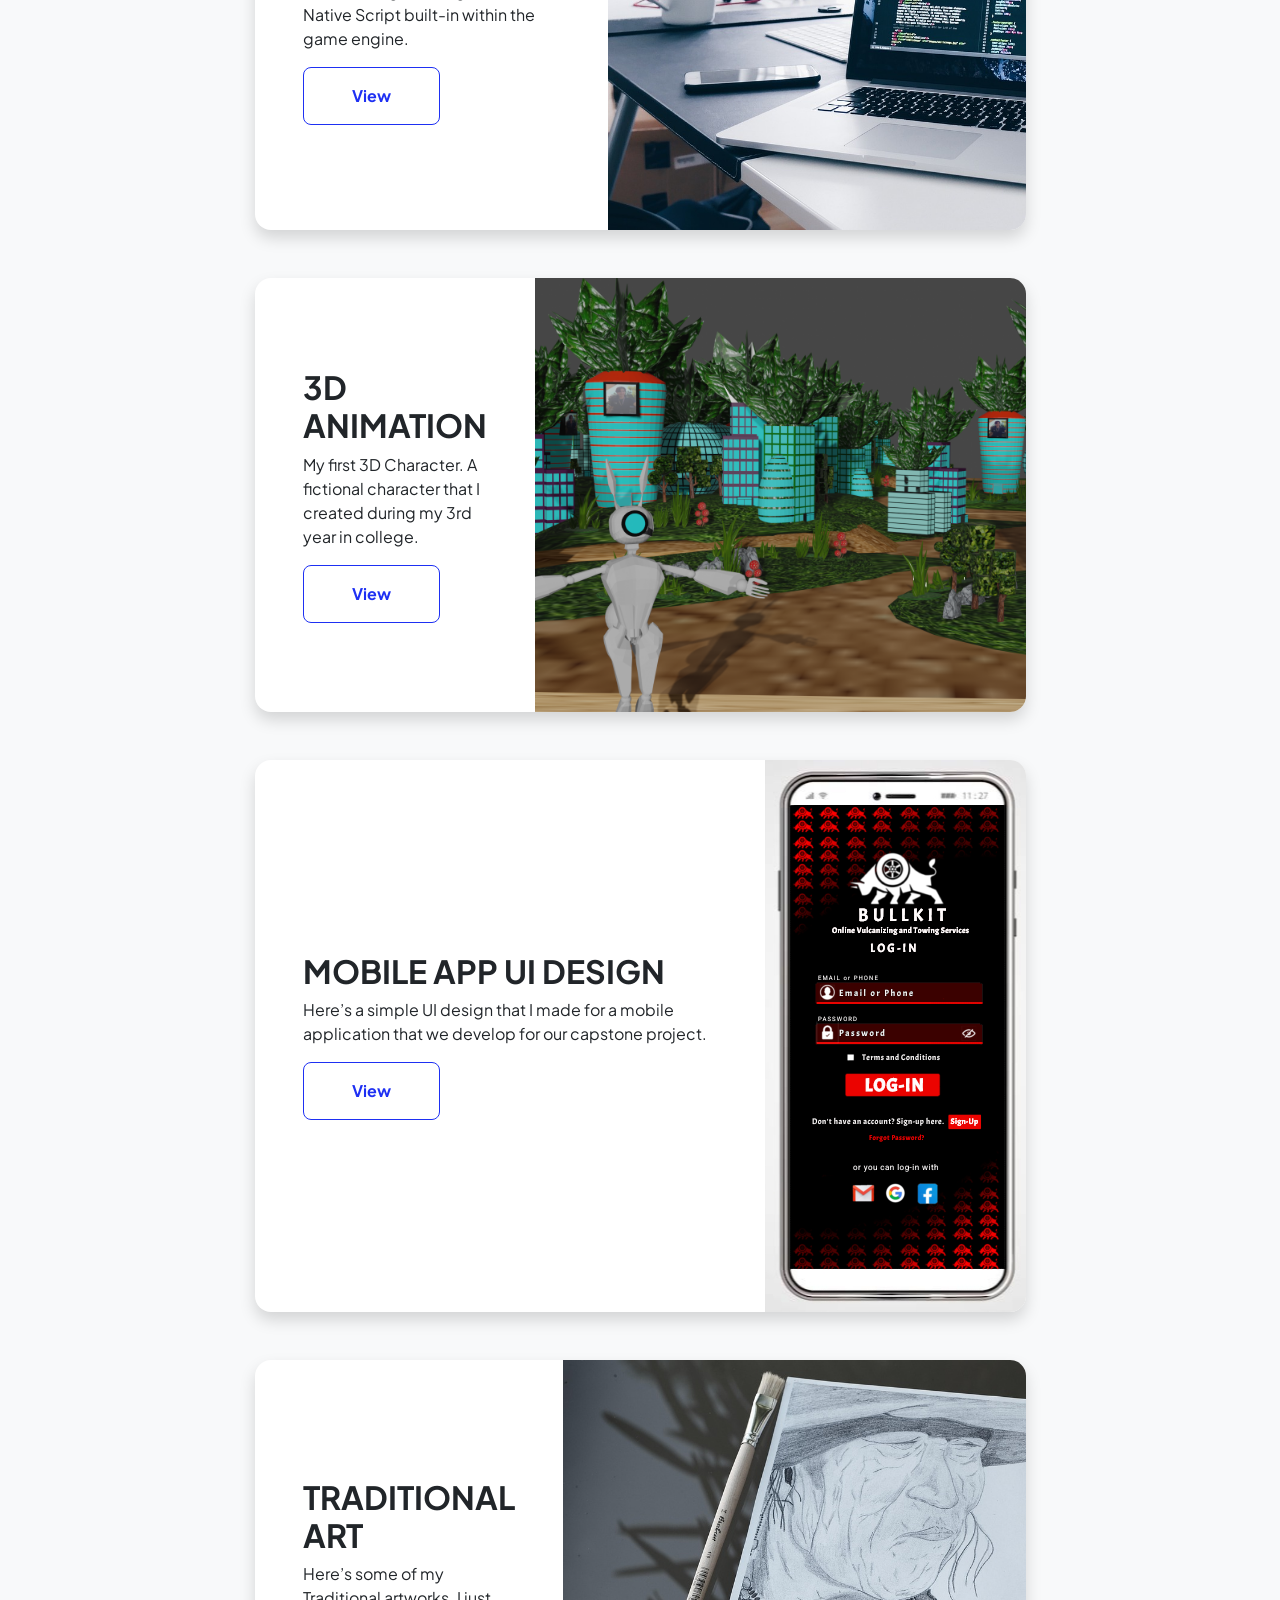
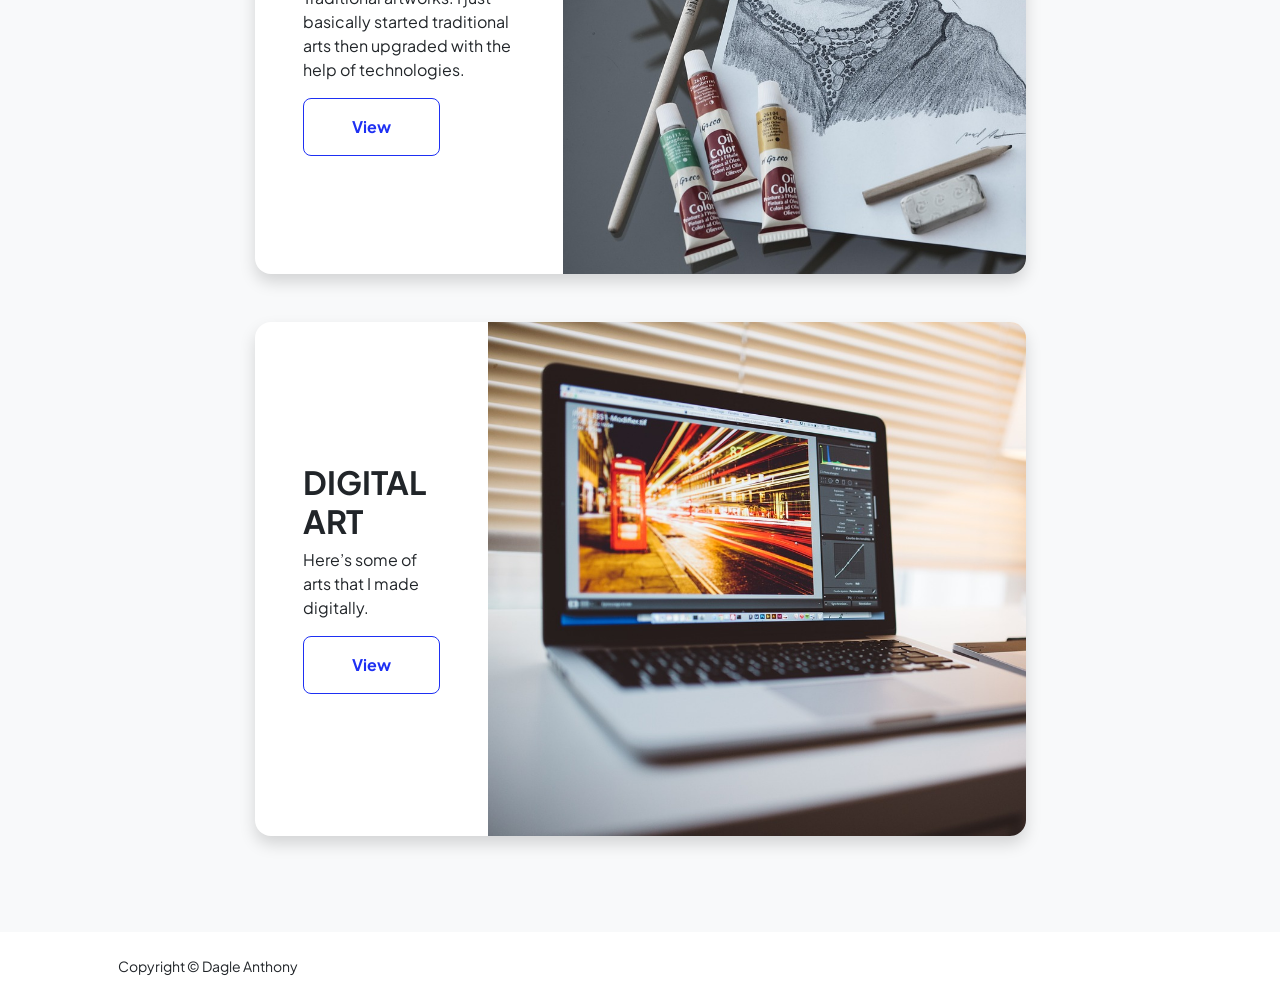
<file: projects.html>
<!DOCTYPE html>
<html lang="en">
    <head>
        <meta charset="utf-8" />
        <meta name="viewport" content="width=device-width, initial-scale=1, shrink-to-fit=no" />
        <meta name="description" content="" />
        <meta name="author" content="" />
        <title>Dagle Anthony's Projects</title>
        <!-- Favicon-->
        <link rel="icon" type="image/x-icon" href="assets/favicon.ico" />
        <!-- Custom Google font-->
        <link rel="preconnect" href="https://fonts.googleapis.com" />
        <link rel="preconnect" href="https://fonts.gstatic.com" crossorigin />
        <link href="https://fonts.googleapis.com/css2?family=Plus+Jakarta+Sans:wght@100;200;300;400;500;600;700;800;900&amp;display=swap" rel="stylesheet" />
        <!-- Bootstrap icons-->
        <link href="https://cdn.jsdelivr.net/npm/bootstrap-icons@1.8.1/font/bootstrap-icons.css" rel="stylesheet" />
        <!-- Core theme CSS (includes Bootstrap)-->
        <link href="css/styles.css" rel="stylesheet" />
    </head>
    <body class="d-flex flex-column h-100 bg-light">
        <main class="flex-shrink-0">
            <!-- Navigation-->
            <nav class="navbar navbar-expand-lg navbar-light bg-white py-3">
                <div class="container px-5">
                    <a class="navbar-brand" href="index.html"><span class="fw-bolder text-primary">My Projects</span></a>
                    <button class="navbar-toggler" type="button" data-bs-toggle="collapse" data-bs-target="#navbarSupportedContent" aria-controls="navbarSupportedContent" aria-expanded="false" aria-label="Toggle navigation"><span class="navbar-toggler-icon"></span></button>
                    <div class="collapse navbar-collapse" id="navbarSupportedContent">
                        <ul class="navbar-nav ms-auto mb-2 mb-lg-0 small fw-bolder">
                            <li class="nav-item"><a class="nav-link" href="index.html">Home</a></li>
                            <li class="nav-item"><a class="nav-link" href="resume.html">Resume</a></li>
                            <li class="nav-item"><a class="nav-link" href="projects.html">Projects</a></li>
                            <!-- <li class="nav-item"><a class="nav-link" href="contact.html">Contact</a></li> -->
                        </ul>
                    </div>
                </div>
            </nav>
            <!-- Projects Section-->
            <section class="py-5">
                <div class="container px-5 mb-5">
                    <div class="text-center mb-5">
                        <h1 class="display-5 fw-bolder mb-0"><span class="text-gradient d-inline">Projects</span></h1>
                    </div>
                    <div class="row gx-5 justify-content-center">
                        <div class="col-lg-11 col-xl-9 col-xxl-8">
                            <!-- Project Card 1-->
                            <div class="card overflow-hidden shadow rounded-4 border-0 mb-5">
                                <div class="card-body p-0">
                                    <div class="d-flex align-items-center">
                                        <div class="p-5">
                                            <h2 class="fw-bolder">WEB DEVELOPMENT</h2>
                                            <p>Here's some sample of a web dev ouput that I made.</p>
                                            <a class="btn btn-outline-primary btn-lg px-5 py-3 fs-6 fw-bolder" href="webprojects.html">View</a>

                                        </div>
                                        <img class="img-fluid" src="assets/webpic.jpg" alt="..." />
                                    </div>
                                </div>
                            </div>
                            <!-- Project Card 2-->
                            <div class="card overflow-hidden shadow rounded-4 border-0">
                                <div class="card-body p-0">
                                    <div class="d-flex align-items-center">
                                        <div class="p-5">
                                            <h2 class="fw-bolder">VIDEO EDITING</h2>
                                            <p>Here's a sample video that I made.</p>
                                            <a class="btn btn-outline-primary btn-lg px-5 py-3 fs-6 fw-bolder" href="videoediting.html">View</a>
                                        </div>
                                        <img class="img-fluid" src="assets/vidpic.jpg" alt="..." />
                                    </div>
                                </div>
                            </div>
                            <br><br>

                            <!-- Project Card 3-->
                            <div class="card overflow-hidden shadow rounded-4 border-0">
                                <div class="card-body p-0">
                                    <div class="d-flex align-items-center">
                                        <div class="p-5">
                                            <h2 class="fw-bolder">GAME PROGRAMMING</h2>
                                            <p>Here’s the first 2D game I made during 3rd college in my Game Programming subject. I used Godot as a game engine with it’s Native Script built-in within the game engine.</p>
                                            <a class="btn btn-outline-primary btn-lg px-5 py-3 fs-6 fw-bolder" href="gameprogramming.html">View</a>
                                        </div>
                                        <img class="img-fluid" src="assets/gp.jpg" alt="..." />
                                    </div>
                                </div>
                            </div>
                            <br><br>

                            <!-- Project Card 4-->
                            <div class="card overflow-hidden shadow rounded-4 border-0">
                                <div class="card-body p-0">
                                    <div class="d-flex align-items-center">
                                        <div class="p-5">
                                            <h2 class="fw-bolder">3D ANIMATION</h2>
                                            <p>My first 3D Character. A fictional character that I created during my 3rd year in college.</p>
                                            <a class="btn btn-outline-primary btn-lg px-5 py-3 fs-6 fw-bolder" href="3danimation.html">View</a>
                                        </div>
                                        <img class="img-fluid" src="assets/3d4.png" alt="..." />
                                    </div>
                                </div>
                            </div>
                            <br><br>

                            <!-- Project Card 5-->
                            <div class="card overflow-hidden shadow rounded-4 border-0">
                                <div class="card-body p-0">
                                    <div class="d-flex align-items-center">
                                        <div class="p-5">
                                            <h2 class="fw-bolder">MOBILE APP UI DESIGN</h2>
                                            <p>Here’s a simple UI design that I made for a mobile application that we develop for our capstone project.</p>
                                            <a class="btn btn-outline-primary btn-lg px-5 py-3 fs-6 fw-bolder" href="uiapp.html">View</a>
                                        </div>
                                        <img class="img-fluid" src="assets/u1.png" alt="..." />
                                    </div>
                                </div>
                            </div>
                            <br><br>

                            <!-- Project Card 6-->
                            <div class="card overflow-hidden shadow rounded-4 border-0">
                                <div class="card-body p-0">
                                    <div class="d-flex align-items-center">
                                        <div class="p-5">
                                            <h2 class="fw-bolder">TRADITIONAL ART</h2>
                                            <p>Here’s some of my Traditional artworks. I just basically started traditional arts then upgraded with the help of technologies.</p>
                                            <a class="btn btn-outline-primary btn-lg px-5 py-3 fs-6 fw-bolder" href="art.html">View</a>
                                        </div>
                                        <img class="img-fluid" src="assets/sketch.jpg" alt="..." />
                                    </div>
                                </div>
                            </div>
                            <br><br>
                            <!-- Project Card 7-->
                            <div class="card overflow-hidden shadow rounded-4 border-0">
                                <div class="card-body p-0">
                                    <div class="d-flex align-items-center">
                                        <div class="p-5">
                                            <h2 class="fw-bolder">DIGITAL ART</h2>
                                            <p>Here’s some of arts that I made digitally.</p>
                                            <a class="btn btn-outline-primary btn-lg px-5 py-3 fs-6 fw-bolder" href="digi-art.html">View</a>
                                        </div>
                                        <img class="img-fluid" src="assets/digi.jpg" alt="..." />
                                    </div>
                                </div>
                            </div>

                        </div>
                    </div>
                </div>
            </section>
            <!-- Call to action section
            <section class="py-5 bg-gradient-primary-to-secondary text-white">
                <div class="container px-5 my-5">
                    <div class="text-center">
                        <h2 class="display-4 fw-bolder mb-4">Let's build something together</h2>
                        <a class="btn btn-outline-light btn-lg px-5 py-3 fs-6 fw-bolder" href="contact.html">Contact me</a>
                    </div>
                </div>
            </section> -->
        </main>
        <!-- Footer-->
        <footer class="bg-white py-4 mt-auto">
            <div class="container px-5">
                <div class="row align-items-center justify-content-between flex-column flex-sm-row">
                         <div class="col-auto"><div class="small m-0">Copyright &copy; Dagle Anthony</div></div>
                    <!-- <div class="col-auto">
                        <a class="small" href="#!">Privacy</a>
                        <span class="mx-1">&middot;</span>
                        <a class="small" href="#!">Terms</a>
                        <span class="mx-1">&middot;</span>
                        <a class="small" href="#!">Contact</a>
                    </div> -->
                </div>
            </div>
        </footer>
        <!-- Bootstrap core JS-->
        <script src="https://cdn.jsdelivr.net/npm/bootstrap@5.2.3/dist/js/bootstrap.bundle.min.js"></script>
        <!-- Core theme JS-->
        <script src="js/scripts.js"></script>
    </body>
</html>
</file>
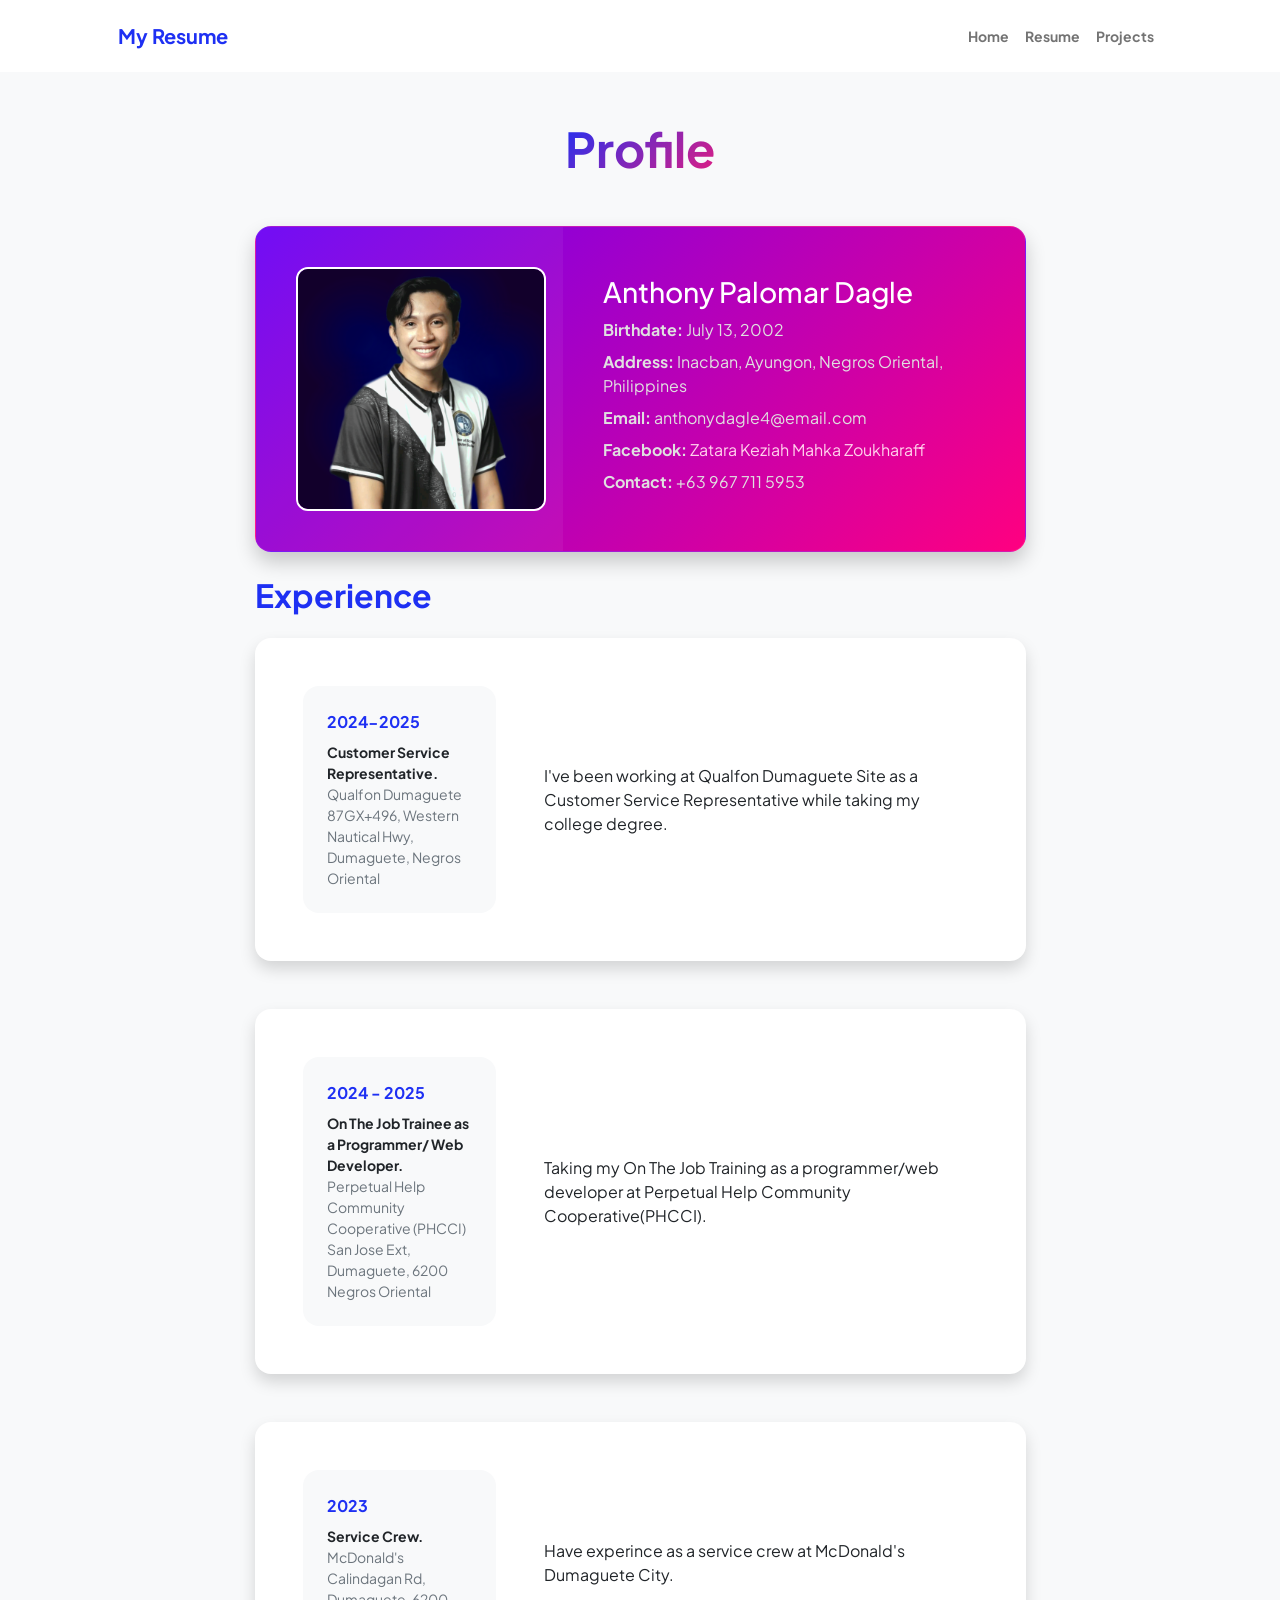
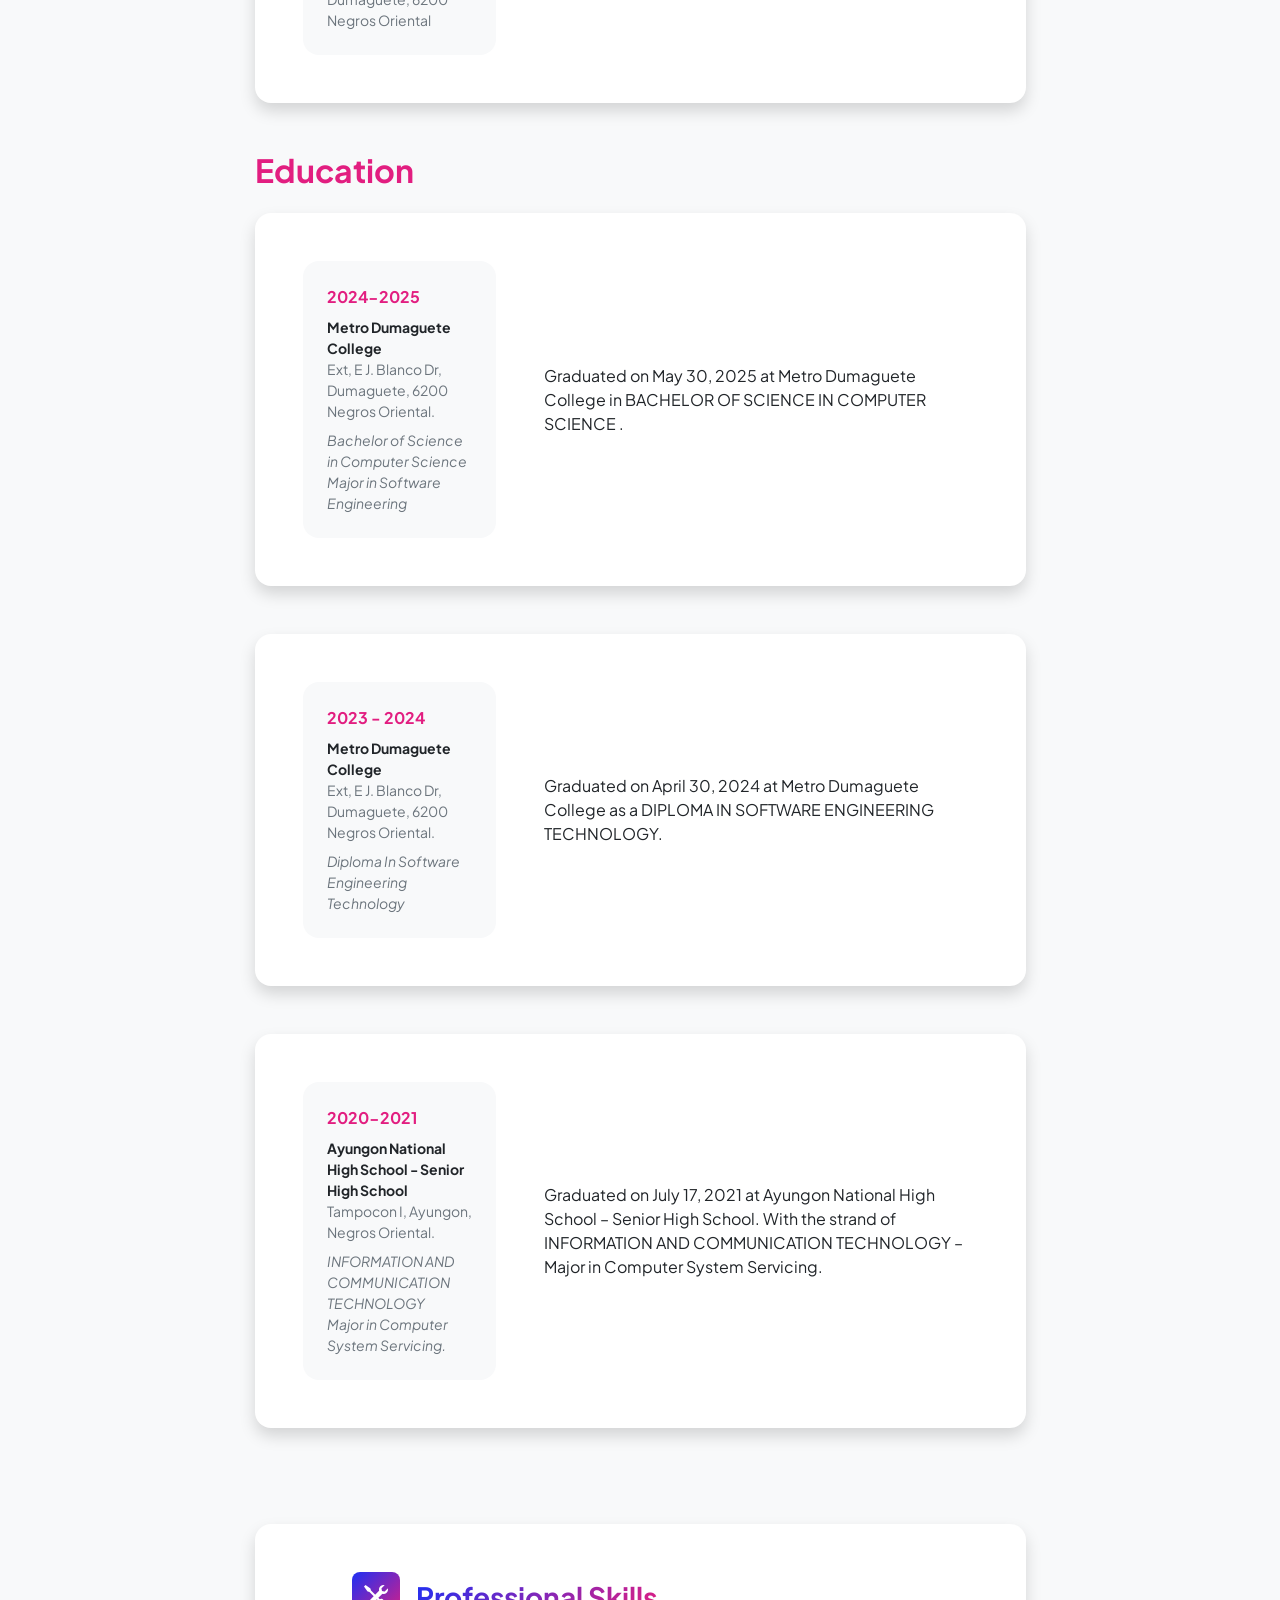
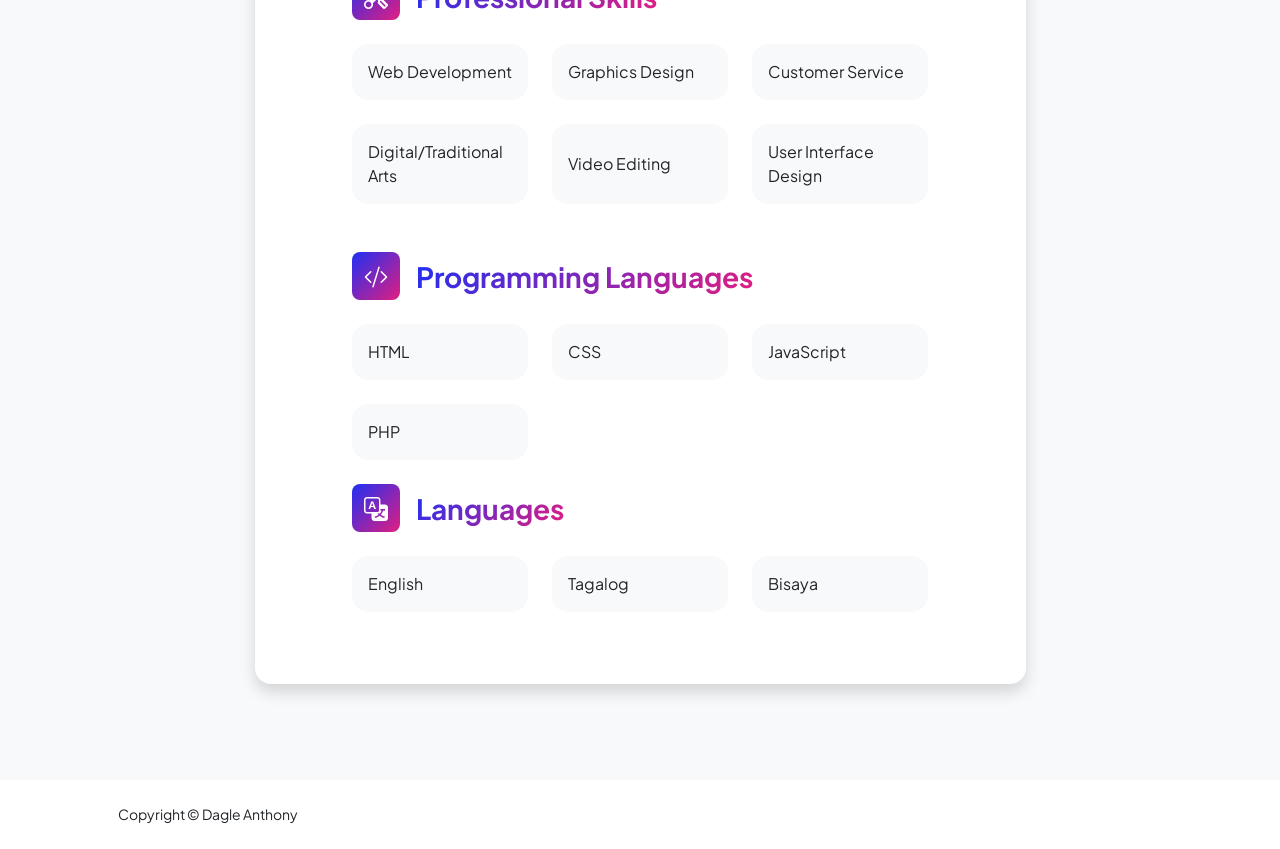
<file: resume.html>
<!DOCTYPE html>
<html lang="en">
    <head>
        <meta charset="utf-8" />
        <meta name="viewport" content="width=device-width, initial-scale=1, shrink-to-fit=no" />
        <meta name="description" content="" />
        <meta name="author" content="" />
        <title>Dagle Anthony's Portfolio</title>
        <!-- Favicon-->
        <link rel="icon" type="image/x-icon" href="assets/favicon.ico" />
        <!-- Custom Google font-->
        <link rel="preconnect" href="https://fonts.googleapis.com" />
        <link rel="preconnect" href="https://fonts.gstatic.com" crossorigin />
        <link href="https://fonts.googleapis.com/css2?family=Plus+Jakarta+Sans:wght@100;200;300;400;500;600;700;800;900&amp;display=swap" rel="stylesheet" />
        <!-- Bootstrap icons-->
        <link href="https://cdn.jsdelivr.net/npm/bootstrap-icons@1.8.1/font/bootstrap-icons.css" rel="stylesheet" />
        <!-- Core theme CSS (includes Bootstrap)-->
        <link href="css/styles.css" rel="stylesheet" />
    </head>
    <body class="d-flex flex-column h-100 bg-light">
        <main class="flex-shrink-0">
            <!-- Navigation-->
            <nav class="navbar navbar-expand-lg navbar-light bg-white py-3">
                <div class="container px-5">
                    <a class="navbar-brand" href="index.html"><span class="fw-bolder text-primary">My Resume</span></a>
                    <button class="navbar-toggler" type="button" data-bs-toggle="collapse" data-bs-target="#navbarSupportedContent" aria-controls="navbarSupportedContent" aria-expanded="false" aria-label="Toggle navigation"><span class="navbar-toggler-icon"></span></button>
                    <div class="collapse navbar-collapse" id="navbarSupportedContent">
                        <ul class="navbar-nav ms-auto mb-2 mb-lg-0 small fw-bolder">
                            <li class="nav-item"><a class="nav-link" href="index.html">Home</a></li>
                            <li class="nav-item"><a class="nav-link" href="resume.html">Resume</a></li>
                            <li class="nav-item"><a class="nav-link" href="projects.html">Projects</a></li>
                            <!-- <li class="nav-item"><a class="nav-link" href="contact.html">Contact</a></li> -->
                        </ul>
                    </div>
                </div>
            </nav>
            <!-- Page Content-->
            <div class="container px-5 my-5">
                <div class="text-center mb-5">
                    <h1 class="display-5 fw-bolder mb-0"><span class="text-gradient d-inline">Profile</span></h1>
                </div>
                <div class="row gx-5 justify-content-center">
                    <div class="col-lg-11 col-xl-9 col-xxl-8">
                        <!--Profile Section-->
                        
                            <div class="profile-card">
                              <div class="profile-image">
                                <img src="assets/profile5.png" alt="Profile Picture" />
                              </div>
                              <div class="profile-info">
                                <h2>Anthony Palomar Dagle</h2>
                                <p><strong>Birthdate:</strong> July 13, 2002</p>
                                <p><strong>Address:</strong> Inacban, Ayungon, Negros Oriental, Philippines</p>
                                <p><strong>Email:</strong> anthonydagle4@email.com</p>
                                <p><strong>Facebook:</strong> <a href="https://www.facebook.com/anthony.dagle.77" target="_blank">Zatara Keziah Mahka Zoukharaff</a></p>
                                <p><strong>Contact:</strong> +63 967 711 5953</p>
                              </div>
                            </div>
                            <br>
                          

                        <!-- Experience Section-->
                        <section>
                            <div class="d-flex align-items-center justify-content-between mb-4">
                                <h2 class="text-primary fw-bolder mb-0">Experience</h2>
                                <!-- Download resume button-->
                                <!-- Note: Set the link href target to a PDF file within your project-->
                                
                            </div>
                        
                            <!-- Experience Card 1-->
                            <div class="card shadow border-0 rounded-4 mb-5">
                                <div class="card-body p-5">
                                    <div class="row align-items-center gx-5">
                                        <div class="col text-center text-lg-start mb-4 mb-lg-0">
                                            <div class="bg-light p-4 rounded-4">
                                                <div class="text-primary fw-bolder mb-2">2024-2025</div>
                                                <div class="small fw-bolder">Customer Service Representative.</div>
                                                <div class="small text-muted">Qualfon Dumaguete</div>
                                                <div class="small text-muted">87GX+496, Western Nautical Hwy, Dumaguete, Negros Oriental</div>
                                            </div>
                                        </div>
                                        <div class="col-lg-8"><div>I've been working at Qualfon Dumaguete Site as a Customer Service Representative while taking my college degree.</div></div>
                                    </div>
                                </div>
                            </div>
                            <!-- Experience Card 2-->
                            <div class="card shadow border-0 rounded-4 mb-5">
                                <div class="card-body p-5">
                                    <div class="row align-items-center gx-5">
                                        <div class="col text-center text-lg-start mb-4 mb-lg-0">
                                            <div class="bg-light p-4 rounded-4">
                                                <div class="text-primary fw-bolder mb-2">2024 - 2025</div>
                                                <div class="small fw-bolder">On The Job Trainee as a Programmer/ Web Developer.</div>
                                                <div class="small text-muted">Perpetual Help Community Cooperative (PHCCI)</div>
                                                <div class="small text-muted">San Jose Ext, Dumaguete, 6200 Negros Oriental</div>
                                            </div>
                                        </div>
                                        <div class="col-lg-8"><div>Taking my On The Job Training as a programmer/web developer at Perpetual Help Community Cooperative(PHCCI).</div></div>
                                    </div>
                                </div>
                            </div>
                            <!-- Experience Card 3-->
                            <div class="card shadow border-0 rounded-4 mb-5">
                                <div class="card-body p-5">
                                    <div class="row align-items-center gx-5">
                                        <div class="col text-center text-lg-start mb-4 mb-lg-0">
                                            <div class="bg-light p-4 rounded-4">
                                                <div class="text-primary fw-bolder mb-2">2023</div>
                                                <div class="small fw-bolder">Service Crew.</div>
                                                <div class="small text-muted">McDonald's</div>
                                                <div class="small text-muted">Calindagan Rd, Dumaguete, 6200 Negros Oriental</div>
                                            </div>
                                        </div>
                                        <div class="col-lg-8"><div>Have experince as a service crew at McDonald's Dumaguete City.</div></div>
                                    </div>
                                </div>
                            </div>
                            
                        </section>
                        <!-- Education Section-->
                        <section>
                            <h2 class="text-secondary fw-bolder mb-4">Education</h2>
                            <!-- Education Card 1-->
                            <div class="card shadow border-0 rounded-4 mb-5">
                                <div class="card-body p-5">
                                    <div class="row align-items-center gx-5">
                                        <div class="col text-center text-lg-start mb-4 mb-lg-0">
                                            <div class="bg-light p-4 rounded-4">
                                                <div class="text-secondary fw-bolder mb-2">2024-2025</div>
                                                <div class="mb-2">
                                                    <div class="small fw-bolder">Metro Dumaguete College</div>
                                                    <div class="small text-muted">Ext, E J. Blanco Dr, Dumaguete, 6200 Negros Oriental.</div>
                                                </div>
                                                <div class="fst-italic">
                                                    <div class="small text-muted">Bachelor of Science in Computer Science</div>
                                                    <div class="small text-muted">Major in Software Engineering</div>
                                                </div>
                                            </div>
                                        </div>
                                        <div class="col-lg-8"><div>Graduated on May 30, 2025 at Metro Dumaguete College in BACHELOR OF SCIENCE IN COMPUTER SCIENCE .</div></div>
                                    </div>
                                </div>
                            </div>
                            <!-- Education Card 2-->
                            <div class="card shadow border-0 rounded-4 mb-5">
                                <div class="card-body p-5">
                                    <div class="row align-items-center gx-5">
                                        <div class="col text-center text-lg-start mb-4 mb-lg-0">
                                            <div class="bg-light p-4 rounded-4">
                                                <div class="text-secondary fw-bolder mb-2">2023 - 2024</div>
                                                <div class="mb-2">
                                                    <div class="small fw-bolder">Metro Dumaguete College</div>
                                                    <div class="small text-muted">Ext, E J. Blanco Dr, Dumaguete, 6200 Negros Oriental.</div>
                                                </div>
                                                <div class="fst-italic">
                                                    <div class="small text-muted">Diploma In Software Engineering Technology</div>
                                                    
                                                </div>
                                            </div>
                                        </div>
                                        <div class="col-lg-8"><div>Graduated on April 30, 2024 at Metro Dumaguete College as a DIPLOMA IN SOFTWARE ENGINEERING TECHNOLOGY.</div></div>
                                    </div>
                                </div>
                            </div>
                            <!-- Education Card 3-->
                            <div class="card shadow border-0 rounded-4 mb-5">
                                <div class="card-body p-5">
                                    <div class="row align-items-center gx-5">
                                        <div class="col text-center text-lg-start mb-4 mb-lg-0">
                                            <div class="bg-light p-4 rounded-4">
                                                <div class="text-secondary fw-bolder mb-2">2020-2021</div>
                                                <div class="mb-2">
                                                    <div class="small fw-bolder">Ayungon National High School - Senior High School</div>
                                                    <div class="small text-muted">Tampocon I, Ayungon, Negros Oriental.</div>
                                                </div>
                                                <div class="fst-italic">
                                                    <div class="small text-muted">INFORMATION AND COMMUNICATION TECHNOLOGY</div>
                                                    <div class="small text-muted">Major in Computer System Servicing.</div>
                                                </div>
                                            </div>
                                        </div>
                                        <div class="col-lg-8"><div>Graduated on July 17, 2021 at Ayungon National High School – Senior High School. With the strand of INFORMATION AND COMMUNICATION TECHNOLOGY – Major in Computer System Servicing.</div></div>
                                    </div>
                                </div>
                            </div>

                        </section>
                        <!-- Divider-->
                        <div class="pb-5"></div>
                        <!-- Skills Section-->
                        <section>
                            <!-- Skillset Card-->
                            <div class="card shadow border-0 rounded-4 mb-5">
                                <div class="card-body p-5">
                                    <!-- Professional skills list-->
                                    <div class="mb-5">
                                        <div class="d-flex align-items-center mb-4">
                                            <div class="feature bg-primary bg-gradient-primary-to-secondary text-white rounded-3 me-3"><i class="bi bi-tools"></i></div>
                                            <h3 class="fw-bolder mb-0"><span class="text-gradient d-inline">Professional Skills</span></h3>
                                        </div>
                                        <div class="row row-cols-1 row-cols-md-3 mb-4">
                                            <div class="col mb-4 mb-md-0"><div class="d-flex align-items-center bg-light rounded-4 p-3 h-100">Web Development</div></div>
                                            <div class="col mb-4 mb-md-0"><div class="d-flex align-items-center bg-light rounded-4 p-3 h-100">Graphics Design</div></div>
                                            <div class="col"><div class="d-flex align-items-center bg-light rounded-4 p-3 h-100">Customer Service</div></div>
                                        </div>
                                        <div class="row row-cols-1 row-cols-md-3">
                                            <div class="col mb-4 mb-md-0"><div class="d-flex align-items-center bg-light rounded-4 p-3 h-100">Digital/Traditional Arts</div></div>
                                            <div class="col mb-4 mb-md-0"><div class="d-flex align-items-center bg-light rounded-4 p-3 h-100">Video Editing</div></div>
                                            <div class="col"><div class="d-flex align-items-center bg-light rounded-4 p-3 h-100">User Interface Design</div></div>
                                        </div>
                                    </div>
                                    <!-- Languages list-->
                                    <div class="mb-0">
                                        <div class="d-flex align-items-center mb-4">
                                            <div class="feature bg-primary bg-gradient-primary-to-secondary text-white rounded-3 me-3"><i class="bi bi-code-slash"></i></div>
                                            <h3 class="fw-bolder mb-0"><span class="text-gradient d-inline">Programming Languages</span></h3>
                                        </div>
                                        <div class="row row-cols-1 row-cols-md-3 mb-4">
                                            <div class="col mb-4 mb-md-0"><div class="d-flex align-items-center bg-light rounded-4 p-3 h-100">HTML</div></div>
                                            <div class="col mb-4 mb-md-0"><div class="d-flex align-items-center bg-light rounded-4 p-3 h-100">CSS</div></div>
                                            <div class="col"><div class="d-flex align-items-center bg-light rounded-4 p-3 h-100">JavaScript</div></div>
                                        </div>
                                        <div class="row row-cols-1 row-cols-md-3">
                                            <div class="col mb-4 mb-md-0"><div class="d-flex align-items-center bg-light rounded-4 p-3 h-100">PHP</div></div>
                                            
                                        </div>
                                    </div>
                                    <!-- Dialect list-->
                                     <br>
                                    <div class="mb-0">
                                        <div class="d-flex align-items-center mb-4">
                                            <div class="feature bg-primary bg-gradient-primary-to-secondary text-white rounded-3 me-3"><i class="bi bi-translate"></i></div>
                                            <h3 class="fw-bolder mb-0"><span class="text-gradient d-inline">Languages</span></h3>
                                        </div>
                                        <div class="row row-cols-1 row-cols-md-3 mb-4">
                                            <div class="col mb-4 mb-md-0"><div class="d-flex align-items-center bg-light rounded-4 p-3 h-100">English</div></div>
                                            <div class="col mb-4 mb-md-0"><div class="d-flex align-items-center bg-light rounded-4 p-3 h-100">Tagalog</div></div>
                                            <div class="col"><div class="d-flex align-items-center bg-light rounded-4 p-3 h-100">Bisaya</div></div>
                                        </div>
                                        
                                    </div>
                                </div>
                            </div>
                        </section>
                    </div>
                </div>
            </div>
        </main>
        <!-- Footer-->
        <footer class="bg-white py-4 mt-auto">
            <div class="container px-5">
                <div class="row align-items-center justify-content-between flex-column flex-sm-row">
                    <div class="col-auto"><div class="small m-0">Copyright &copy; Dagle Anthony</div></div>
                    <!-- <div class="col-auto">
                        <a class="small" href="#!">Privacy</a>
                        <span class="mx-1">&middot;</span>
                        <a class="small" href="#!">Terms</a>
                        <span class="mx-1">&middot;</span>
                        <a class="small" href="#!">Contact</a>
                    </div>-->
                </div>
            </div>
        </footer>
        <!-- Bootstrap core JS-->
        <script src="https://cdn.jsdelivr.net/npm/bootstrap@5.2.3/dist/js/bootstrap.bundle.min.js"></script>
        <!-- Core theme JS-->
        <script src="js/scripts.js"></script>
    </body>
</html>
</file>
